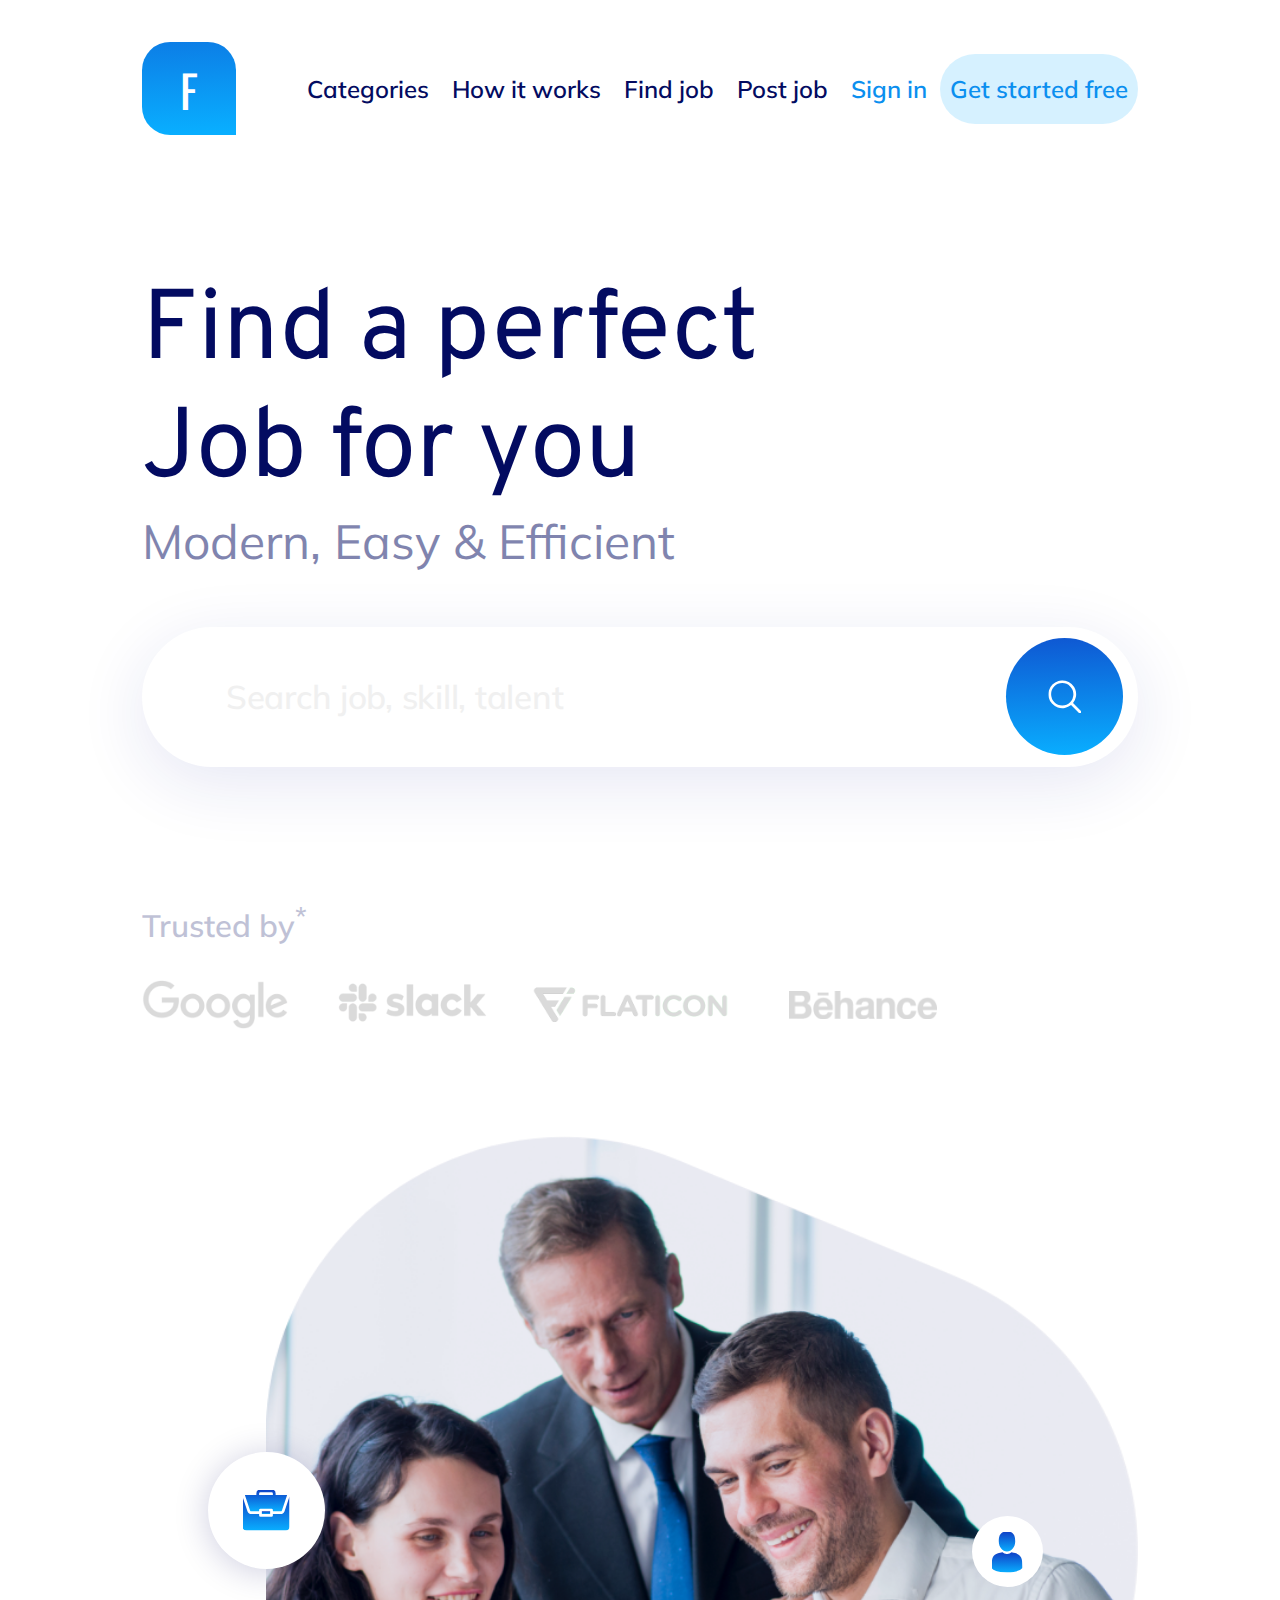
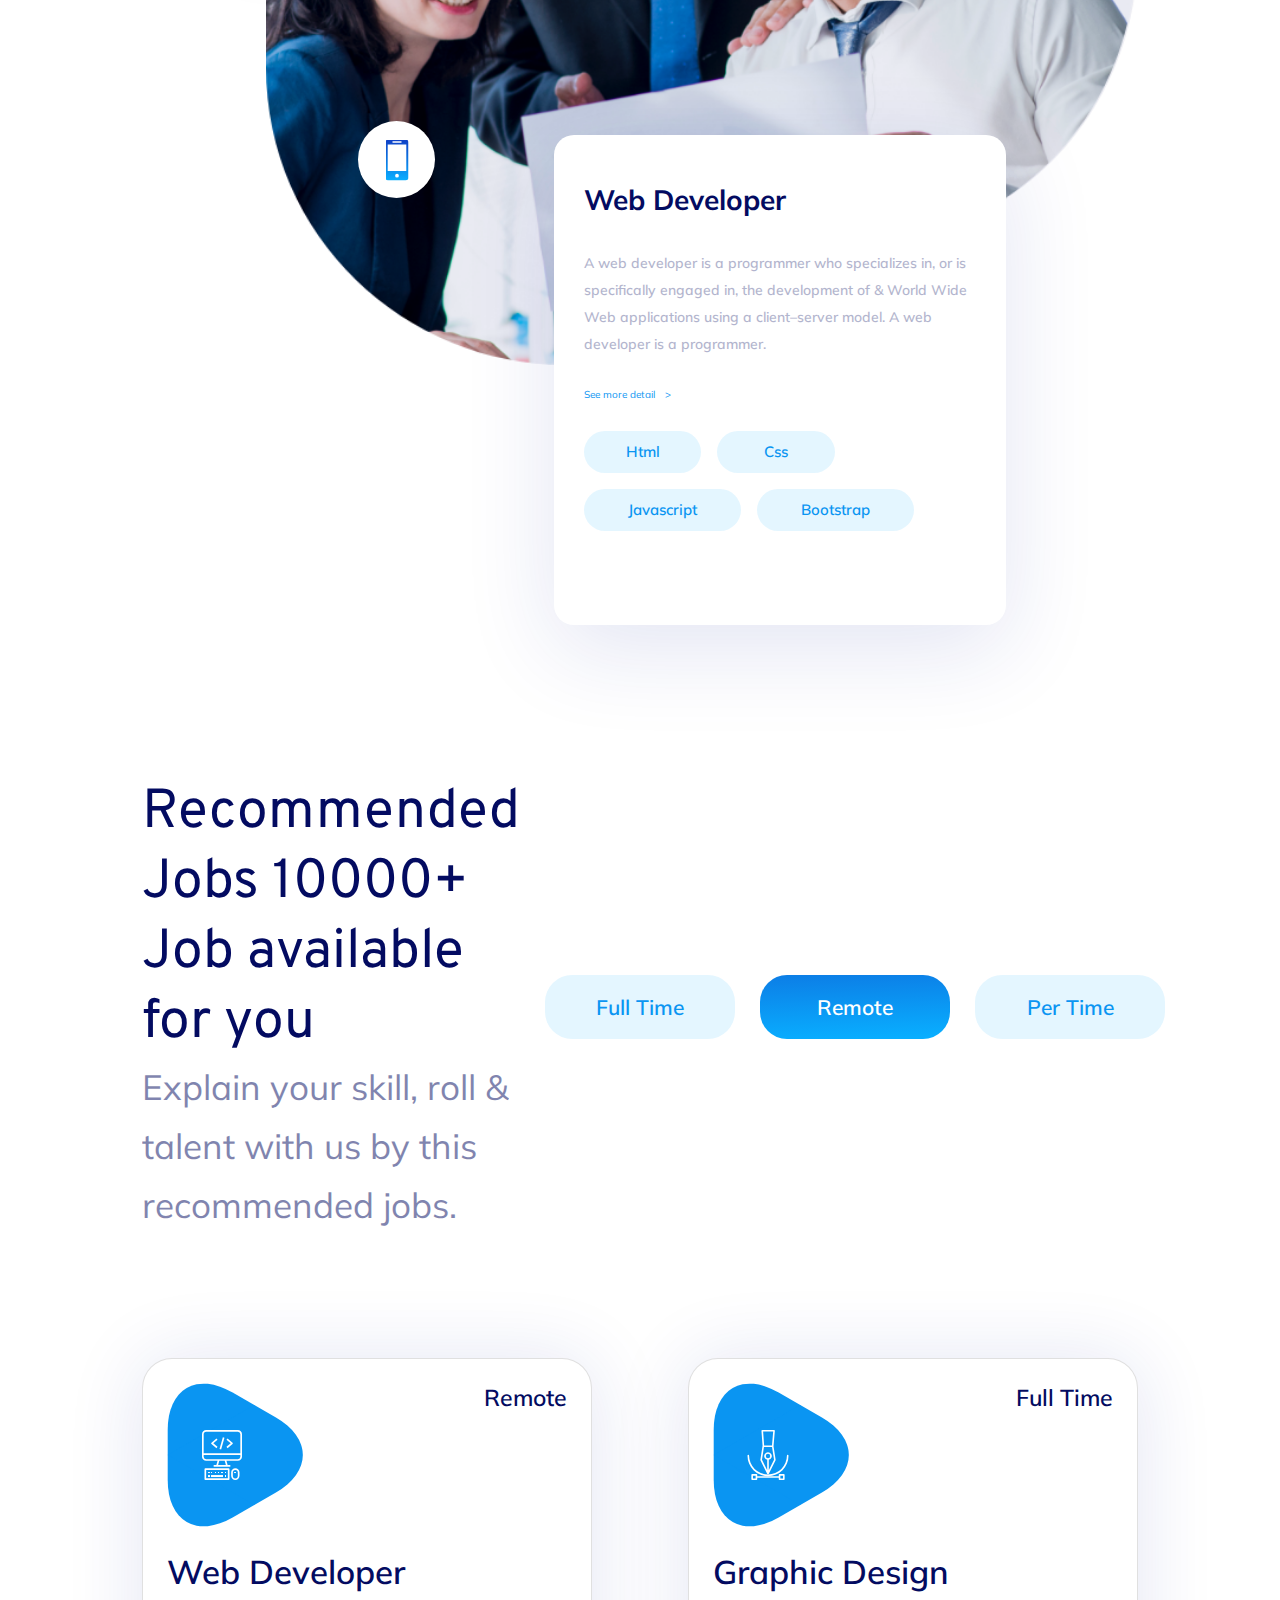
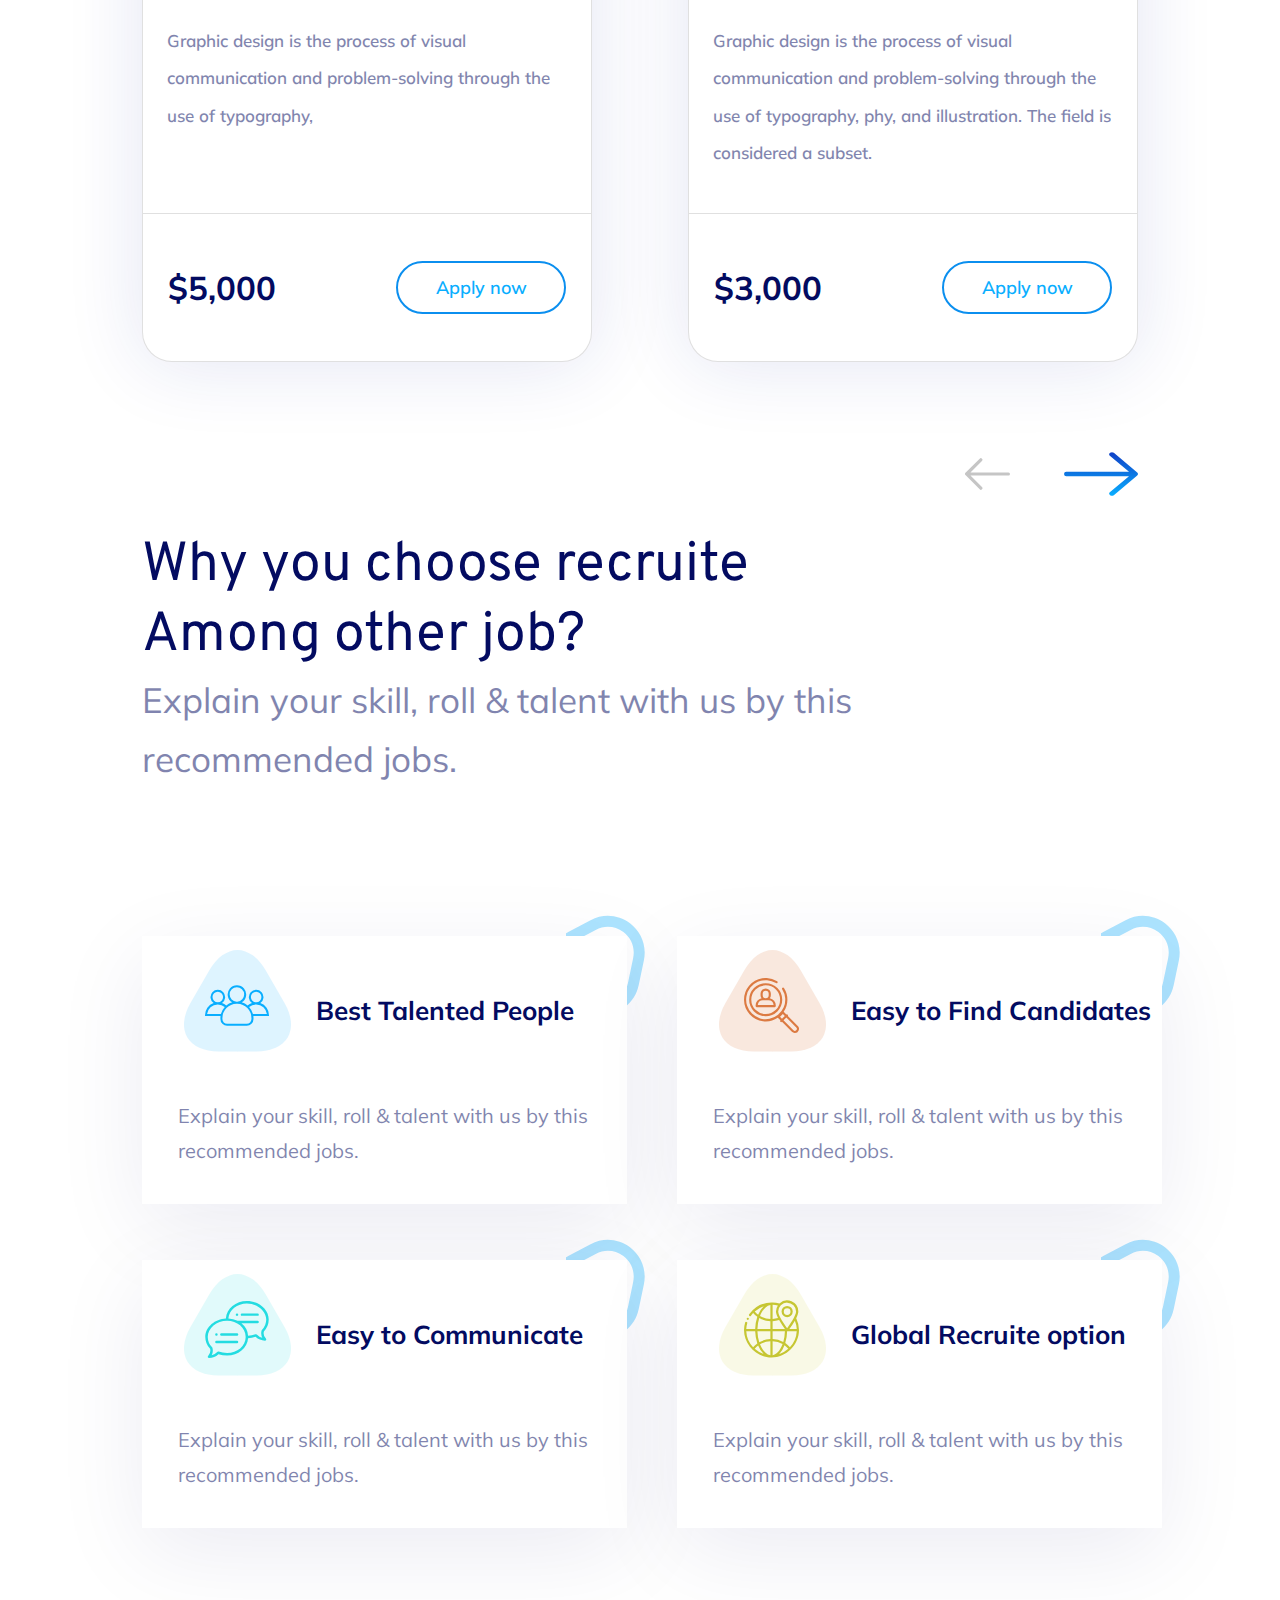
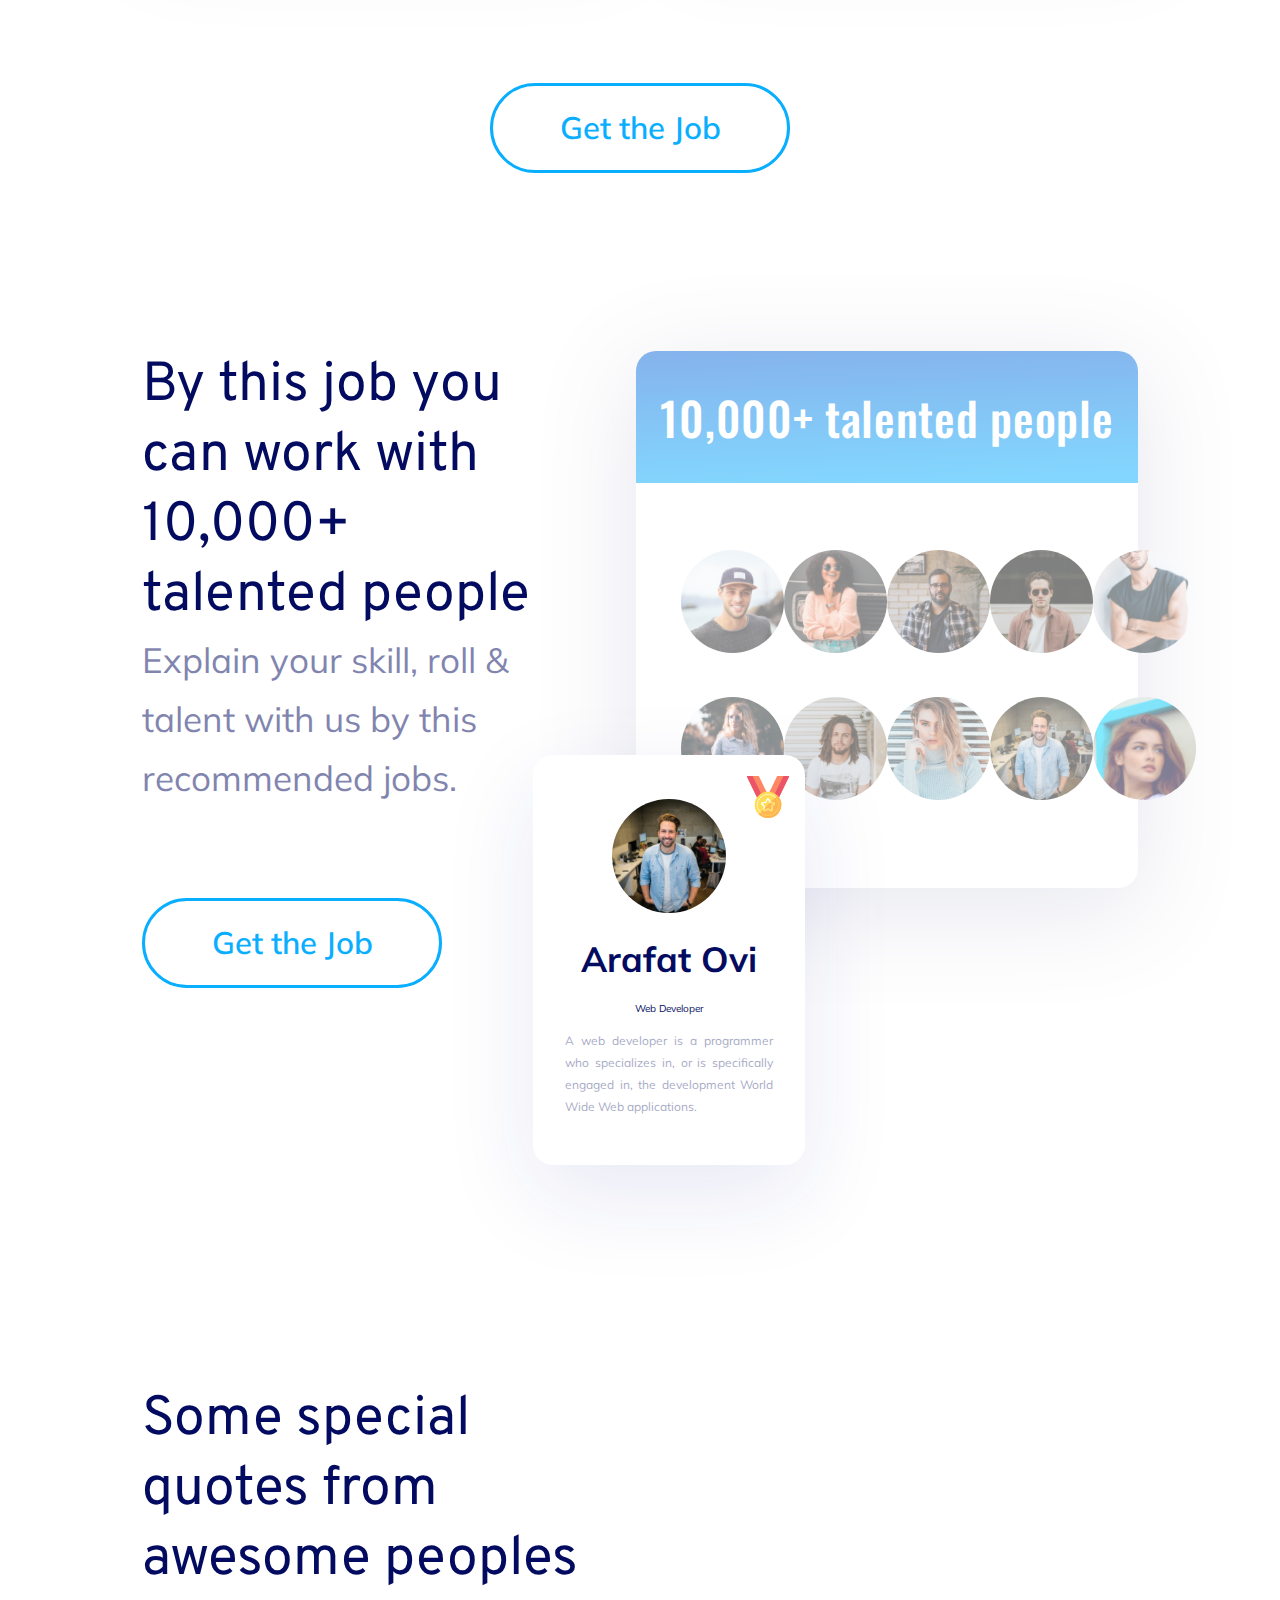
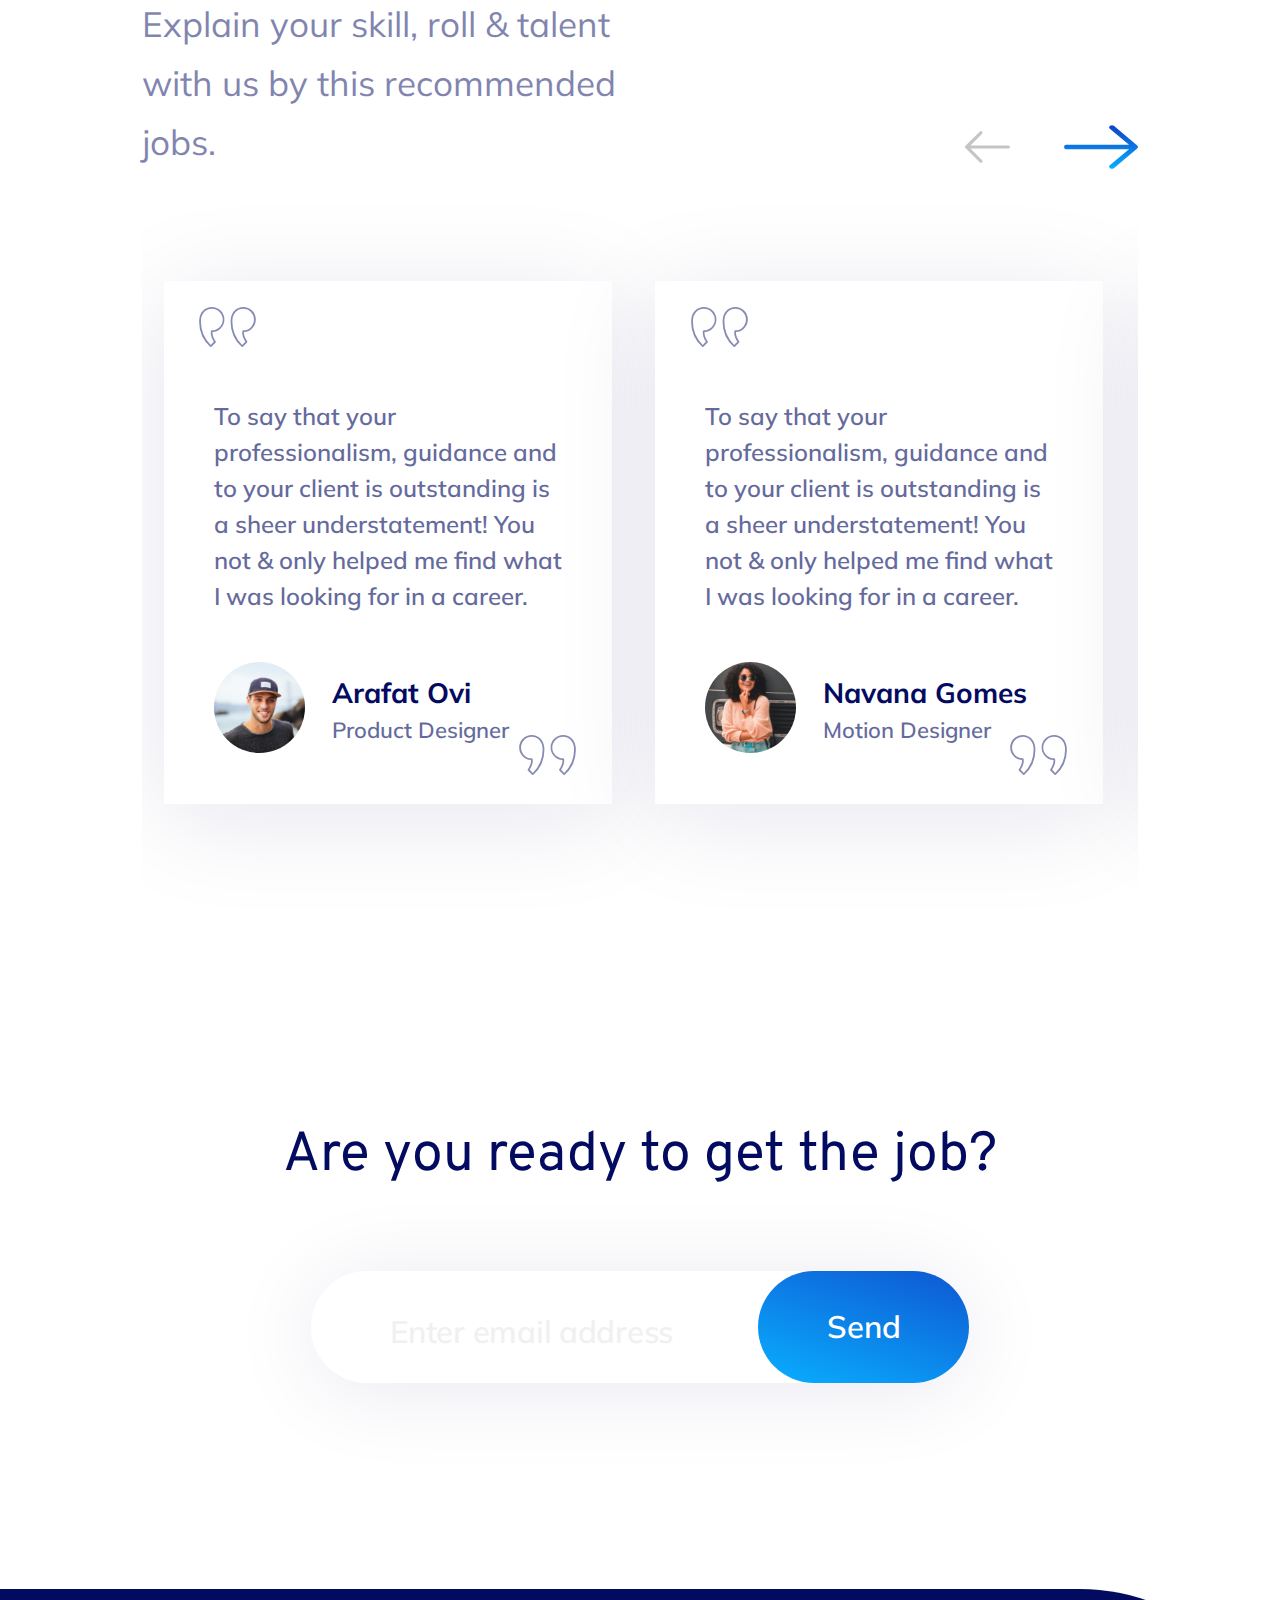
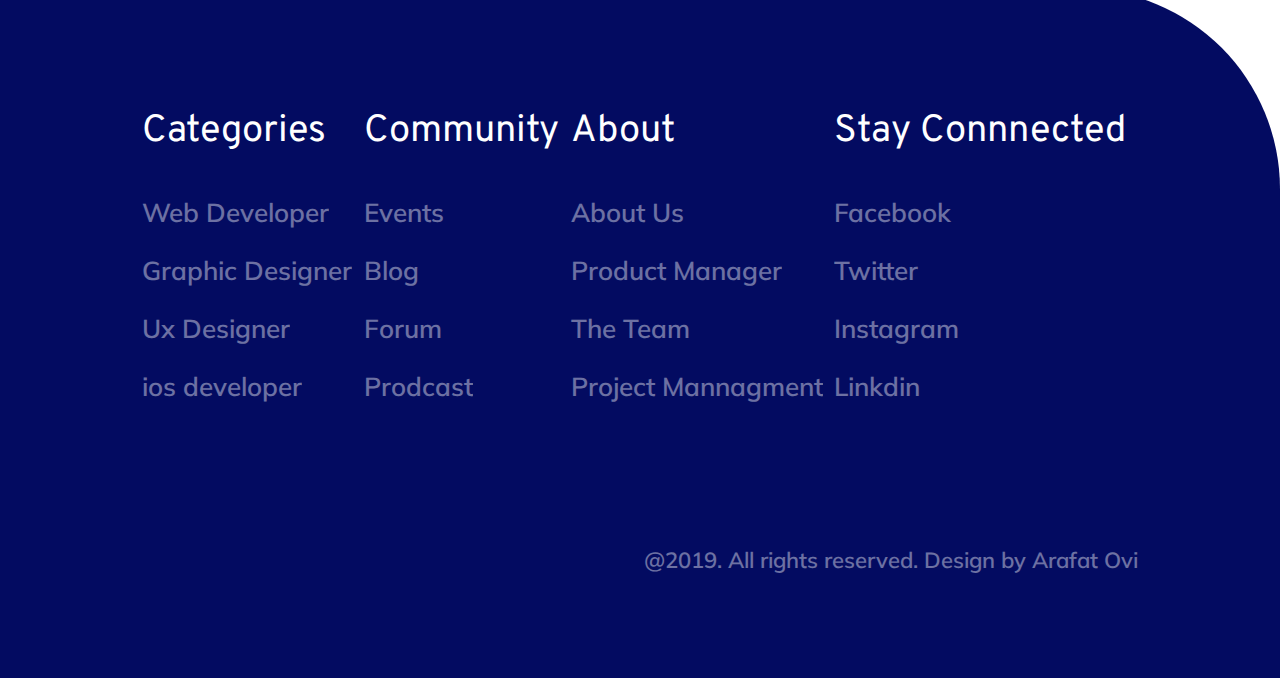
<file: css-tutorial/home.html>
<!DOCTYPE html>
<html lang="en">

<head>
    <meta name="viewport" content="width=device-width, initial-scale=1.0">
    <link rel="stylesheet" href="https://cdnjs.cloudflare.com/ajax/libs/font-awesome/5.11.2/css/all.min.css">
    <link rel="stylesheet" href="css/styles.css">
    <script src="js/script.js"></script>
</head>

<body>

    <div class="outer-wrapper">

        <!-- Top navigation -->
        <div class="flex-container top-nav-list">
            <div class="top-logo">
                <div class="rectangle-right-left conner-circle nav-item">
                    <a class="inside-color-background">F</a>
                </div>
            </div>
            <div class="topnav" id="myTopnav">
                <a class="icon" id="responsive-icon" onclick="setupNavigation()">
                    <i class="fa fa-bars"></i>
                </a>
                <a href="#categories">Categories</a>
                <a href="#how-it-work">How it works</a>
                <a href="#find-job">Find job</a>
                <a href="#post-job">Post job</a>
                <a href="#" class="active">Sign in</a>
                <a href="#" class="active custom-button light-background-button">Get started free</a>
            </div>
        </div>
        <!-- /* End navigation -->

        <!-- Find a perfect job section -->
        <div class="flex-container find-a-perfect-main">

            <div class="left">
                <div class="header main-header">Find a perfect</br> Job for you</div>

                <div class="header sub-header main-sub-header">Modern, Easy & Efficient</div>

                <div class="flex-container search-bar">
                    <input class="input-inside" type="text" placeholder="Search job, skill, talent">
                    <div class="circle-wrapper color-circle-wrapper search-button">
                        <img src="images/magnifying-glass.svg" alt="search" class="inner-icon" />
                    </div>
                </div>

                <div class="brand-wrapper">
                    <div class="trust">
                        Trusted by<sup>*</sup>
                    </div>

                    <div class="flex-container brand-list">
                        <div class="brand-logo-item" id="first-brand-logo"><img src="images/google/google.png" srcset="images/google/google@2x.png 2x,
                                        images/google/google@3x.png 3x" class="brand-logo"></div>
                        <div class="brand-logo-item" id="second-brand-logo"><img src="images/slack/slack.png" srcset="images/slack/slack@2x.png 2x,
                                            images/slack/slack@3x.png 3x" class="brand-logo"></div>
                        <div class="brand-logo-item" id="third-brand-logo"><img src="images/flaticon/flaticon.png"
                                srcset="images/flaticon/flaticon@2x.png 2x,
                                    images/flaticon/flaticon@3x.png 3x" class="brand-logo"></div>
                        <div class="brand-logo-item" id="forth-brand-logo"><img src="images/behance/behance.png" srcset="images/behance/behance@2x.png 2x,
                                                images/behance/behance@3x.png 3x" class="brand-logo"></div>
                    </div>
                </div>

            </div>

            <div class="right">

                <div class="top-right-image">
                    <img src="images/polygol.png" class="top-right-image-item">
                    <div class="circle-wrapper white-circle-wrapper suitcase-icon">
                        <img src="images/portfolio.svg" alt="portfolio" class="inner-icon portfolio" />
                    </div>
                    <div class="circle-wrapper white-circle-wrapper phone-icon">
                        <img src="images/phone.svg" alt="phone" class="inner-icon phone" />
                    </div>
                    <div class="circle-wrapper white-circle-wrapper man-user-icon">
                        <img src="images/man-user.svg" alt="man user" class="inner-icon man-user" />
                    </div>

                    <div class="web-developer">
                        <div class="header web-developer-title">Web Developer</div>
                        <div class="web-developer-description">A web developer is a programmer who specializes
                            in, or is specifically engaged in, the development of &
                            World Wide Web applications using a client–server
                            model. A web developer is a programmer.</div>
                        <div class=" flex-container web-developer-detail">See more detail<div id="more">></div>
                        </div>
                        <div class="language-tag-list">
                            <div class="flex-container">
                                <button class="custom-button light-background-button first-tags">Html</button>
                                <button class="custom-button light-background-button first-tags">Css</button>
                            </div>
                            <div class="flex-container">
                                <button class="custom-button light-background-button second-tags">Javascript</button>
                                <button class="custom-button light-background-button second-tags">Bootstrap</button>
                            </div>
                        </div>
                    </div>
                </div>

            </div>

        </div>

        <!-- /* End find a perfect job section -->

        <!-- Recommended jobs section -->
        <div class="recommended-jobs">
            <div class="flex-container recommended-jobs-top">

                <div class="left">
                    <div class="header secondary-header">Recommended Jobs 10000+ Job available for you
                    </div>
                    <div class="header sub-header secondary-sub-header">Explain your skill, roll & talent with us by
                        this
                        recommended jobs.</div>
                </div>

                <div class="flex-container right">
                    <button class="custom-button light-background-button">Full Time</button>
                    <button class="custom-button dark-background-button">Remote</button>
                    <button class="custom-button light-background-button">Per Time</button>
                </div>

            </div>

            <div class="recommended-jobs-carousel">

                <div class="flex-container carousel-container">

                    <div class="flex-container carousel-card first-job" id='first-job-carousel'>

                        <div class="carousel-top">
                            <div class="carousel-top-image">
                                <div class="triangle">
                                </div>
                                <img src="images/web-developer/web-developer.svg" alt="Web Developer"
                                    class="carousel-top-icon" id='first-job-carousel-image' />
                            </div>
                            <div class="carousel-top-right-title">Remote</div>
                        </div>

                        <div class="carousel-body">
                            <div class="carousel-header">Web Developer</div>
                            <div class="carousel-description">Graphic design is the process of visual communication and
                                problem-solving through the use of typography,
                            </div>
                        </div>

                        <div class="carousel-footer">
                            <div class="color-divider carousel-divider"></div>
                            <div class="flex-container carousel-bottom">
                                <div class="carousel-price">$5,000</div>
                                <div class="flex-container select-group">
                                    <div class="carousel-select-icon">
                                        <img src="images/tap.svg" alt="select" class="tap-icon" />
                                    </div>
                                    <div class="carousel-button">
                                        <button class="custom-button border-button">Apply now</button>
                                    </div>
                                </div>
                            </div>
                        </div>

                    </div>

                    <div class="flex-container carousel-card second-job" id='second-job-carousel'>

                        <div class="carousel-top">
                            <div class="carousel-top-image">
                                <div class="triangle">
                                </div>
                                <img src="images/graphic-design/graphic-design.svg" alt="Graphic Design"
                                    class="carousel-top-icon" id='second-job-carousel-image' />
                            </div>
                            <div class="carousel-top-right-title">Full Time</div>
                        </div>

                        <div class="carousel-body">
                            <div class="carousel-header">Graphic Design</div>
                            <div class="carousel-description">Graphic design is the process of visual communication and
                                problem-solving through the use of typography, phy, and illustration. The field is
                                considered a subset.</div>
                        </div>

                        <div class="carousel-footer">
                            <div class="color-divider carousel-divider"></div>
                            <div class="flex-container carousel-bottom">
                                <div class="carousel-price">$3,000</div>
                                <div class="flex-container select-group">
                                    <div class="carousel-select-icon">
                                        <img src="images/tap.svg" alt="select" class="tap-icon" />
                                    </div>
                                    <div class="carousel-button">
                                        <button class="custom-button border-button">Apply now</button>
                                    </div>
                                </div>
                            </div>
                        </div>

                    </div>

                    <div class="flex-container carousel-card third-job" id='third-job-carousel'>

                        <div class="carousel-top">
                            <div class="carousel-top-image">
                                <div class="triangle">
                                </div>
                                <img src="images/digital-marketing/digital-marketing.svg" alt="Digital Marketing"
                                    class="carousel-top-icon" id='third-job-carousel-image' />
                            </div>
                            <div class="carousel-top-right-title">Per Time</div>
                        </div>

                        <div class="carousel-body">
                            <div class="carousel-header">Digital Marketing</div>
                            <div class="carousel-description">Digital marketing is the process of visual communication
                                problem-solving through the use of typography, phy, and
                                illustration. The field is considered a subset.</div>
                        </div>

                        <div class="carousel-footer">
                            <div class="color-divider carousel-divider"></div>
                            <div class="flex-container carousel-bottom">
                                <div class="carousel-price">$2,500</div>
                                <div class="flex-container select-group">
                                    <div class="carousel-select-icon">
                                        <img src="images/tap.svg" alt="select" class="tap-icon" />
                                    </div>
                                    <div class="carousel-button">
                                        <button class="custom-button border-button">Apply now</button>
                                    </div>
                                </div>
                            </div>
                        </div>

                    </div>

                    <!-- Add one more for demonstrate -->

                    <div class="flex-container carousel-card forth-job" id='last-job-carousel'>

                        <div class="carousel-top">
                            <div class="carousel-top-image">
                                <div class="triangle">
                                </div>
                                <img src="images/web-developer/web-developer.svg" alt="web developer"
                                    class="carousel-top-icon" id='last-job-carousel-image' />
                            </div>
                            <div class="carousel-top-right-title">Full Time</div>
                        </div>

                        <div class="carousel-body">
                            <div class="carousel-header">Backend Developer</div>
                            <div class="carousel-description">A backend developer is a type of programmer who creates
                                the business logic of a software application or information system.</div>

                        </div>

                        <div class="carousel-footer">
                            <div class="color-divider carousel-divider"></div>
                            <div class="flex-container carousel-bottom">
                                <div class="carousel-price">$7,000</div>
                                <div class="flex-container select-group">
                                    <div class="carousel-select-icon">
                                        <img src="images/tap.svg" alt="select" class="tap-icon" />
                                    </div>
                                    <div class="carousel-button">
                                        <button class="custom-button border-button">Apply now</button>
                                    </div>
                                </div>
                            </div>
                        </div>

                    </div>
                </div>

                <div class="flex-container carousel-indicator">
                    <div class="carousel-indicator-item left-inactive" id='job-inactive-left-arrow'>
                        <img src="images/left-arrow.svg" alt="previous" class="inactive" />
                    </div>
                    <div class="carousel-indicator-item left-active" id='job-active-left-arrow'>
                        <img src="images/right-arrow.svg" alt="previous" class="active" />
                    </div>
                    <div class="carousel-indicator-item right-inactive" id='job-inactive-right-arrow'>
                        <img src="images/left-arrow.svg" alt="next" class="inactive" />
                    </div>
                    <div class="carousel-indicator-item right-active" id='job-active-right-arrow'>
                        <img src="images/right-arrow.svg" alt="next" class="active" />
                    </div>
                </div>
            </div>
        </div>

        <!-- /* End recommended jobs section -->

        <!-- Why you choose recruite section -->
        <div class="why-you-choose-recruite">

            <div class="header secondary-header">
                Why you choose recruite</br>
                Among other job?
            </div>

            <div class="header sub-header secondary-sub-header">
                Explain your skill, roll & talent with us by this</br>
                recommended jobs.
            </div>

            <div class="grid-container aspect-list">
                <div class="aspect-item first-aspect">
                    <div class="outside-icon">
                        <img src="images/border-polygon.svg" alt="next" class="" />
                    </div>

                    <div class="flex-container aspect-header">
                        <div class="grid-triangle-wrapper">
                            <div class="triangle"></div>
                            <img src="images/people.svg" alt="next" class="triangle-icon" />
                        </div>
                        <div class="aspect-title">
                            Best Talented People
                        </div>
                    </div>

                    <div class="aspect-description">
                        Explain your skill, roll & talent with us by this
                        recommended jobs.
                    </div>
                </div>
                <div class="aspect-item second-aspect">
                    <div class="outside-icon">
                        <img src="images/border-polygon.svg" alt="next" class="" />
                    </div>

                    <div class="flex-container aspect-header">
                        <div class="grid-triangle-wrapper">
                            <div class="triangle"></div>
                            <img src="images/candidate.svg" alt="next" class="triangle-icon" />
                        </div>
                        <div class="aspect-title">
                            Easy to Find Candidates
                        </div>
                    </div>

                    <div class="aspect-description">
                        Explain your skill, roll & talent with us by this
                        recommended jobs.
                    </div>
                </div>
                <div class="aspect-item third-aspect">
                    <div class="outside-icon">
                        <img src="images/border-polygon.svg" alt="next" class="" />
                    </div>

                    <div class="flex-container aspect-header">
                        <div class="grid-triangle-wrapper">
                            <div class="triangle"></div>
                            <img src="images/communicate.svg" alt="next" class="triangle-icon" />
                        </div>
                        <div class="aspect-title">
                            Easy to Communicate
                        </div>
                    </div>

                    <div class="aspect-description">
                        Explain your skill, roll & talent with us by this
                        recommended jobs.
                    </div>
                </div>
                <div class="aspect-item forth-aspect">
                    <div class="outside-icon">
                        <img src="images/border-polygon.svg" alt="next" class="" />
                    </div>

                    <div class="flex-container aspect-header">
                        <div class="grid-triangle-wrapper">
                            <div class="triangle"></div>
                            <img src="images/option.svg" alt="next" class="triangle-icon" />
                        </div>
                        <div class="aspect-title">
                            Global Recruite option
                        </div>
                    </div>

                    <div class="aspect-description">
                        Explain your skill, roll & talent with us by this
                        recommended jobs.
                    </div>
                </div>
            </div>

            <div class="aspect-button">
                <button class="custom-button border-button big-border-button">Get the Job</button>
            </div>

        </div>

        <!--/* End why you choose recruite section -->

        <!-- Work with talented people section -->
        <div class="flex-container work-with-talented-people">

            <div class="left">
                <div class="header secondary-header">
                    By this job you can work
                    with 10,000+ talented people
                </div>

                <div class="header sub-header secondary-sub-header">
                    Explain your skill, roll & talent with us by this
                    recommended jobs.
                </div>

                <div class="work-talented-button">
                    <button class="custom-button big-border-button">Get the Job</button>
                </div>

            </div>

            <div class="right">

                <div class="blur-profile-list">

                    <div class="color-header">
                        <div class="header-title">10,000+ talented people</div>
                    </div>
                    <div class="grid-container profile-image-list">
                        <div class="profile-image-item profile-01">
                            <img src="images/profile-image-1/Image-1.jpg" srcset="images/profile-image-1/image-1@2x.jpg 2x,
                            images/profile-image-1/image-1@3x.jpg 3x" class="Image-1">
                        </div>
                        <div class="profile-image-item profile-02">
                            <img src="images/profile-image-2/Image-2.jpg" srcset="images/profile-image-2/image-2@2x.jpg 2x,
                            images/profile-image-2/image-2@3x.jpg 3x" class="Image-2">
                        </div>
                        <div class="profile-image-item profile-03">
                            <img src="images/profile-image-3/Image-3.jpg" srcset="images/profile-image-3/image-3@2x.jpg 2x,
                            images/profile-image-3/image-3@3x.jpg 3x" class="Image-3">
                        </div>
                        <div class="profile-image-item profile-04">
                            <img src="images/profile-image-4/Image-4.jpg" srcset="images/profile-image-4/image-4@2x.jpg 2x,
                            images/profile-image-4/image-4@3x.jpg 3x" class="Image-4">
                        </div>
                        <div class="profile-image-item profile-05">
                            <img src="images/profile-image-5/Image-5.jpg" srcset="images/profile-image-5/image-5@2x.jpg 2x,
                            images/profile-image-5/image-5@3x.jpg 3x" class="Image-5">
                        </div>
                        <div class="profile-image-item profile-06">
                            <img src="images/profile-image-6/Image-6.jpg" srcset="images/profile-image-6/image-6@2x.jpg 2x,
                            images/profile-image-6/image-6@3x.jpg 3x" class="Image-6">
                        </div>
                        <div class="profile-image-item profile-07">
                            <img src="images/profile-image-7/Image-7.jpg" srcset="images/profile-image-7/image-7@2x.jpg 2x,
                            images/profile-image-7/image-7@3x.jpg 3x" class="Image-7">
                        </div>
                        <div class="profile-image-item profile-08">
                            <img src="images/profile-image-8/Image-8.jpg" srcset="images/profile-image-8/image-8@2x.jpg 2x,
                            images/profile-image-8/image-8@3x.jpg 3x" class="Image-8">
                        </div>
                        <div class="profile-image-item profile-09">
                            <img src="images/profile-image-9/Image-9.jpg" srcset="images/profile-image-9/image-9@2x.jpg 2x,
                            images/profile-image-9/image-9@3x.jpg 3x" class="Image-9">
                        </div>
                        <div class="profile-image-item profile-10">
                            <img src="images/profile-image-10/Image-10.jpg" srcset="images/profile-image-10/image-10@2x.jpg 2x,
                            images/profile-image-10/image-10@3x.jpg 3x" class="Image-10">
                        </div>
                    </div>
                </div>
                <div class="single-profile">
                    <div class="medal">
                        <img src="images/medal.svg" alt="next" class="" />
                    </div>
                    <div class="flex-container single-profile-detail">
                        <div class="profile-image">
                            <img src="images/profile-image-9/Image-9.jpg" srcset="images/profile-image-9/image-9@2x.jpg 2x,
                            images/profile-image-9/image-9@3x.jpg 3x" class="Image-9">
                        </div>
                        <div class="profile-name">
                            Arafat Ovi
                        </div>
                        <div class="profile-job-title">
                            Web Developer
                        </div>
                        <div class="profile-description">
                            A web developer is a programmer who specializes
                            in, or is specifically engaged in, the development
                            World Wide Web applications.
                        </div>
                    </div>

                </div>

                <div class="clear-float"></div>

            </div>

        </div>

        <!-- /* End work with talented people section -->

        <!-- Some special quotes section -->
        <div class="some-special-quotes">
            <div class="flex-container top-quote">
                <div class="left">
                    <div class="header secondary-header">
                        Some special quotes
                        from awesome peoples
                    </div>

                    <div class="header sub-header secondary-sub-header">
                        Explain your skill, roll & talent with us by this
                        recommended jobs.
                    </div>
                </div>
                <div class="right">
                    <div class="flex-container carousel-indicator">
                        <div class="carousel-indicator-item left-inactive" id='quote-inactive-left-arrow'>
                            <img src="images/left-arrow.svg" alt="previous" class="inactive" />
                        </div>
                        <div class="carousel-indicator-item left-active" id='quote-active-left-arrow'>
                            <img src="images/right-arrow.svg" alt="previous" class="active" />
                        </div>
                        <div class="carousel-indicator-item right-inactive" id='quote-inactive-right-arrow'>
                            <img src="images/left-arrow.svg" alt="next" class="inactive" />
                        </div>
                        <div class="carousel-indicator-item right-active" id='quote-active-right-arrow'>
                            <img src="images/right-arrow.svg" alt="next" class="active" />
                        </div>
                    </div>
                </div>
            </div>

            <div class="flex-container quotes-carousel">

                <div class="quote-carousel-item quote-item-first">
                    <div class="top-quote-mark">
                        <img src="images/quotemarks-left.svg" alt="next" class="quote-mark" />
                    </div>
                    <div class="quote-content">
                        To say that your professionalism, guidance and to your
                        client is outstanding is a sheer understatement! You not &
                        only helped me find what I was looking for in a career.
                    </div>
                    <div class="flex-container quote-owner">
                        <div class="left">
                            <div class="quote-owner-image">
                                <img src="images/profile-image-1/Image-1.jpg" srcset="images/profile-image-1/image-1@2x.jpg 2x,
                                    images/profile-image-1/image-1@3x.jpg 3x" class="rounded-image Image-1">
                            </div>
                        </div>
                        <div class="right">
                            <div class="quote-owner-name">
                                Arafat Ovi
                            </div>
                            <div class="quote-owner-job-title">
                                Product Designer
                            </div>
                        </div>
                    </div>
                    <div class="bottom-quote-mark">
                        <img src="images/quotemarks-right.svg" alt="next" class="quote-mark" />
                    </div>
                </div>

                <div class="quote-carousel-item quote-item-second">
                    <div class="top-quote-mark">
                        <img src="images/quotemarks-left.svg" alt="next" class="quote-mark" />
                    </div>
                    <div class="quote-content">
                        To say that your professionalism, guidance and to your
                        client is outstanding is a sheer understatement! You not &
                        only helped me find what I was looking for in a career.
                    </div>
                    <div class="flex-container quote-owner">
                        <div class="left">
                            <div class="quote-owner-image">
                                <img src="images/profile-image-2/Image-2.jpg" srcset="images/profile-image-2/image-2@2x.jpg 2x,
                                    images/profile-image-2/image-2@3x.jpg 3x" class="rounded-image Image-2">
                            </div>
                        </div>
                        <div class="right">
                            <div class="quote-owner-name">
                                Navana Gomes
                            </div>
                            <div class="quote-owner-job-title">
                                Motion Designer
                            </div>
                        </div>
                    </div>
                    <div class="bottom-quote-mark">
                        <img src="images/quotemarks-right.svg" alt="next" class="quote-mark" />
                    </div>
                </div>

                <div class="quote-carousel-item quote-item-third">
                    <div class="top-quote-mark">
                        <img src="images/quotemarks-left.svg" alt="next" class="quote-mark" />
                    </div>
                    <div class="quote-content">
                        To say that your professionalism, guidance and to your
                        client is outstanding is a sheer understatement! You not &
                        only helped me find what I was looking for in a career.
                    </div>
                    <div class="flex-container quote-owner">
                        <div class="left">
                            <div class="quote-owner-image">
                                <img src="images/profile-image-3/Image-3.jpg" srcset="images/profile-image-3/image-3@2x.jpg 2x,
                                    images/profile-image-3/image-3@3x.jpg 3x" class="rounded-image Image-3">
                            </div>
                        </div>
                        <div class="right">
                            <div class="quote-owner-name">
                                Jack Huston
                            </div>
                            <div class="quote-owner-job-title">
                                Web Designer
                            </div>
                        </div>
                    </div>
                    <div class="bottom-quote-mark">
                        <img src="images/quotemarks-right.svg" alt="next" class="quote-mark" />
                    </div>
                </div>

                <div class="quote-carousel-item quote-item-forth">
                    <div class="top-quote-mark">
                        <img src="images/quotemarks-left.svg" alt="next" class="quote-mark" />
                    </div>
                    <div class="quote-content">
                        To say that your professionalism, guidance and to your
                        client is outstanding is a sheer understatement! You not &
                        only helped me find what I was looking for in a career.
                    </div>
                    <div class="flex-container quote-owner">
                        <div class="left">
                            <div class="quote-owner-image">
                                <img src="images/profile-image-4/Image-4.jpg" srcset="images/profile-image-4/image-4@2x.jpg 2x,
                                    images/profile-image-4/image-4@3x.jpg 3x" class="rounded-image Image-4">
                            </div>
                        </div>
                        <div class="right">
                            <div class="quote-owner-name">
                                Keith Kennedy
                            </div>
                            <div class="quote-owner-job-title">
                                Android Designer
                            </div>
                        </div>
                    </div>
                    <div class="bottom-quote-mark">
                        <img src="images/quotemarks-right.svg" alt="next" class="quote-mark" />
                    </div>
                </div>
            </div>
        </div>

        <!-- /* End some special quotes section -->

        <!-- Are you ready section -->

        <div class="flex-container are-you-ready">
            <div class="header secondary-header">
                Are you ready to get the job?
            </div>

            <div class="flex-container send-bar">
                <div>
                    <input class="input-inside" type="text" placeholder="Enter email address">
                </div>
                <div class="rounded-conner-wrapper">
                    <div class="text-button">Send</div>
                </div>
            </div>

        </div>

        <!-- /* End are you ready section -->

    </div>

    <!-- Footer section -->

    <div class="footer">

        <div class="outer-wrapper">
            <div class="grid-container list-categories">
                <div class="header-categories categories-01">Categories</div>
                <div class="header-categories categories-02">Community</div>
                <div class="header-categories categories-03">About</div>
                <div class="header-categories categories-04">Stay Connnected</div>
                <div class="sub-categories categories-05">Web Developer</div>
                <div class="sub-categories categories-06">Events</div>
                <div class="sub-categories categories-07">About Us</div>
                <div class="sub-categories categories-08">Facebook</div>
                <div class="sub-categories categories-09">Graphic Designer</div>
                <div class="sub-categories categories-10">Blog</div>
                <div class="sub-categories categories-11">Product Manager</div>
                <div class="sub-categories categories-12">Twitter</div>
                <div class="sub-categories categories-13">Ux Designer</div>
                <div class="sub-categories categories-14">Forum</div>
                <div class="sub-categories categories-15">The Team</div>
                <div class="sub-categories categories-16">Instagram</div>
                <div class="sub-categories categories-17">ios developer</div>
                <div class="sub-categories categories-18">Prodcast</div>
                <div class="sub-categories categories-19">Project Mannagment</div>
                <div class="sub-categories categories-20">Linkdin</div>
            </div>

            <div class="wrapper-credit">
                <div class="credit">
                    @2019. All rights reserved. Design by Arafat Ovi
                </div>
            </div>
        </div>

    </div>

    <!-- /* End footer section -->


</body>

</html>
</file>
<file: css-tutorial/css/styles.css>
@import url(https://fonts.googleapis.com/css?family=Overpass&display=swap);
@import url(https://fonts.googleapis.com/css?family=Muli:400,600,700&display=swap);
@import url(https://fonts.googleapis.com/css?family=Oswald:400,500&display=swap);
* {
  padding: 0;
  margin: 0;
}

html {
  font-size: 10px;
}
@media (max-width: 768px) {
  html {
    font-size: 7px;
  }
}
@media (max-width: 576px) {
  html {
    font-size: 5px;
  }
}

body {
  font-family: "Muli", sans-serif;
  color: #030b61;
}

.outer-wrapper {
  max-width: 1636px;
  margin: 4.2rem auto 0 auto;
  padding: 0 14.2rem;
}
@media (max-width: 768px) {
  .outer-wrapper {
    padding: 0 10rem;
  }
}
@media (max-width: 576px) {
  .outer-wrapper {
    padding: 0 5rem;
  }
}

.flex-container {
  display: flex;
}

.grid-container {
  display: grid;
}

.clear-float:after {
  content: "";
  clear: both;
  display: block;
}

.custom-button {
  text-align: center;
  text-decoration: none;
  font-size: 1.5rem;
  font-family: "Muli", sans-serif;
  font-weight: 600;
  border-radius: 2.7rem;
  cursor: pointer;
}

.light-background-button {
  color: #0a95f2;
  background-color: rgba(9, 174, 255, 0.11);
  border: none;
}

.dark-background-button {
  color: white;
  background: linear-gradient(178deg, #1040c6 -122%, #09aeff 96%);
  border: none;
}

.border-button {
  border: solid 0.2rem #0b8fef;
}

.big-border-button {
  width: 30rem;
  height: 9rem;
  border-radius: 4.6rem;
  border: solid 0.3rem #09aeff;
  background-color: #ffffff;
  padding: 0;
  font-size: 3.1rem;
  font-weight: 600;
  line-height: 1.81;
  color: #09aeff;
}

.circle-wrapper {
  width: 11.7rem;
  height: 11.7rem;
  border-radius: 6.6rem;
  top: calc(50% - 5.85rem);
  right: 1.5rem;
}

.inner-icon {
  width: 3.33rem;
  height: 3.33rem;
  object-fit: contain;
  position: relative;
  float: left;
  top: 50%;
  left: 50%;
  transform: translate(-50%, -50%);
}

.white-circle-wrapper {
  background-color: white;
}

.color-circle-wrapper {
  background-image: linear-gradient(178deg, #1040c6 -26%, #09aeff 99%);
}

.top-nav-list {
  justify-content: space-between;
  align-items: center;
}
@media screen and (max-width: 768px) {
  .top-nav-list {
    align-items: flex-start;
  }
}

.rectangle-right-left {
  width: 9.4rem;
  height: 9.3rem;
  background-image: linear-gradient(178deg, #1040c6 -122%, #09aeff 96%);
  font-family: "Oswald", sans-serif;
}
.rectangle-right-left.conner-circle {
  border-radius: 30% 30% 0% 30%;
}
.rectangle-right-left .inside-color-background {
  position: relative;
  float: left;
  top: 50%;
  left: 50%;
  transform: translate(-50%, -50%);
  font-size: 4.5rem;
  color: white;
}

.topnav {
  /* Hide the link that should open and close the topnav on small screens */
}
.topnav .icon {
  display: none;
}
@media screen and (max-width: 768px) {
  .topnav .icon {
    display: block;
  }
}
.topnav a {
  color: #030b61;
  padding: 2.4rem 2rem;
  text-decoration: none;
  font-size: 2.4rem;
  font-family: "Muli", sans-serif;
  font-weight: 600;
}
.topnav a.active {
  color: #0b8fef;
}
.topnav a.active.custom-button {
  width: 27.4rem;
  border-radius: 4.4rem;
  background-color: rgba(9, 174, 255, 0.17);
}
@media (max-width: 1280px) {
  .topnav a.active.custom-button {
    width: 20.55rem;
  }
}
@media (max-width: 1280px) {
  .topnav a {
    padding: 2rem 1rem;
  }
}
@media (max-width: 768px) {
  .topnav a {
    display: none;
  }
}
.topnav.responsive {
  display: flex;
  flex-direction: column;
  justify-content: flex-end;
}
.topnav.responsive a {
  display: block;
}
.topnav.responsive a.icon {
  align-self: flex-end;
}

.triangle {
  position: relative;
  background-color: orange;
  text-align: left;
}

.triangle:before,
.triangle:after {
  content: "";
  position: absolute;
  background-color: inherit;
}

.triangle,
.triangle:before,
.triangle:after {
  width: 10em;
  height: 10em;
  border-top-right-radius: 75%;
}

.triangle {
  transform: rotate(-90deg) skewX(-30deg) scale(1, 0.866);
}

.triangle:before {
  transform: rotate(-135deg) skewX(-45deg) scale(1.414, 0.707) translate(0, -50%);
}

.triangle:after {
  transform: rotate(135deg) skewY(-45deg) scale(0.707, 1.414) translate(50%);
}

.color-divider {
  height: 1px;
  background-color: rgba(112, 112, 112, 0.22);
}

.white-divider {
  height: 1px;
  background-color: white;
}

.carousel-indicator {
  justify-content: flex-end;
  align-items: center;
  margin-top: 9rem;
}

.carousel-indicator-item {
  margin-left: 5.4rem;
}

.active {
  width: 7.4rem;
  height: 4.4rem;
}

.inactive {
  width: 4.5rem;
  height: 3.2rem;
}

.left-active,
.right-inactive {
  transform: rotate(180deg);
}

.left-active,
.right-inactive {
  display: none;
}

.rounded-image {
  width: 11.4rem;
  height: 11.4rem;
  object-fit: cover;
  border-radius: 50%;
}

.footer {
  margin-top: 20.6rem;
  border-top-right-radius: 20rem;
  background-color: #030b61;
}

.list-categories {
  margin-top: 11.6rem;
  grid-template-columns: auto auto auto auto;
  grid-template-rows: auto auto auto auto;
  justify-items: stretch;
}
.list-categories .header-categories {
  font-family: "Overpass", sans-serif;
  font-size: 3.8rem;
  font-weight: normal;
  color: #ffffff;
  margin: 11.8rem 0 4rem 0;
}
@media (max-width: 576px) {
  .list-categories .header-categories {
    margin: 4rem 0;
  }
}
.list-categories .sub-categories {
  opacity: 0.42;
  font-size: 2.6rem;
  font-weight: 600;
  color: #ffffff;
  margin-bottom: 2.5rem;
}
@media (max-width: 576px) {
  .list-categories .sub-categories {
    display: none;
  }
}
@media (max-width: 576px) {
  .list-categories {
    grid-template-columns: auto;
    justify-items: center;
    padding-top: 4rem;
  }
}

.wrapper-credit {
  position: relative;
  background-color: #030b61;
  overflow: hidden;
}
.wrapper-credit .credit {
  float: right;
  opacity: 0.42;
  font-size: 2.2rem;
  font-weight: 600;
  line-height: 3.91;
  padding: 8.9rem 0 7.5rem 0;
  color: #ffffff;
}

.find-a-perfect-main {
  margin: 4rem 0 0 0;
}
@media (max-width: 1440px) {
  .find-a-perfect-main {
    flex-direction: column;
  }
}
.find-a-perfect-main .left {
  flex: 50%;
}
@media (max-width: 1440px) {
  .find-a-perfect-main .left {
    flex: 0;
  }
}
.find-a-perfect-main .right {
  flex: 50%;
}
@media (max-width: 1440px) {
  .find-a-perfect-main .right {
    flex: 0;
    padding-bottom: 26rem;
  }
}
.find-a-perfect-main .right:after {
  clear: both;
}

.header {
  font-family: "Overpass", sans-serif;
}

.main-header {
  font-size: 9.9rem;
  margin-top: 10rem;
  line-height: 1.19;
}

.sub-header {
  font-family: "Muli", sans-serif;
  opacity: 0.5;
}

.main-sub-header {
  font-size: 4.8rem;
}

.search-bar {
  width: 100%;
  height: 14rem;
  margin-top: 5.6rem;
  box-shadow: 0 16px 68px 0 rgba(27, 40, 155, 0.11);
  border-radius: 7rem;
  justify-content: space-between;
}

.input-inside {
  color: #030b61;
  opacity: 0.5;
  border: none;
  font-family: "Muli", sans-serif;
  font-size: 3.3rem;
  font-weight: 600;
  position: relative;
  float: left;
  letter-spacing: -0.26px;
  transform: translate(20%, calc(50% - 7rem));
}

input::placeholder {
  opacity: 0.2;
}

input[type=text] {
  background: rgba(0, 0, 0, 0);
  border: none;
  outline: none;
}

.search-button {
  position: relative;
  float: right;
}

.brand-wrapper {
  position: relative;
  margin-top: 11rem;
}

.trust {
  opacity: 0.25;
  font-size: 3.1rem;
  font-weight: 600;
  line-height: 2.03;
  position: absolute;
  top: 5%;
}

.brand-list {
  align-items: center;
}

.brand-logo {
  width: 100%;
}

#first-brand-logo {
  padding-right: 4rem;
}

#third-brand-logo {
  padding-right: 3rem;
}

.top-right-image {
  position: relative;
  margin-left: 12.4rem;
}
@media (max-width: 768px) {
  .top-right-image {
    margin-left: 5.85rem;
  }
}

.top-right-image-item {
  width: 100%;
}

.suitcase-icon {
  position: absolute;
  top: calc(45% - 5.85rem);
  left: -5.85rem;
  box-shadow: 0 3px 35px 0 rgba(3, 11, 97, 0.2);
}

.portfolio {
  width: 4.7rem;
  height: 4.1rem;
}

.phone-icon {
  width: 7.7rem;
  height: 7.7rem;
  position: absolute;
  top: calc(75% - 3.85rem);
  left: calc(15% - 3.85rem);
}

.phone {
  width: 4.7rem;
  height: 4.1rem;
}

.man-user-icon {
  width: 7.1rem;
  height: 7.1rem;
  position: absolute;
  top: calc(50% - 3.55rem);
  left: calc(85% - 3.55rem);
}

.man-user {
  width: 4.7rem;
  height: 4.1rem;
}

.web-developer {
  width: 45%;
  height: 43rem;
  padding: 30px;
  border-radius: 20px;
  box-shadow: 0 24px 93px 0 rgba(27, 40, 155, 0.12);
  background-color: #ffffff;
  position: absolute;
  top: calc(72%);
  left: calc(33%);
}

.web-developer-title {
  margin-top: 1.7rem;
  font-family: "Muli", sans-serif;
  font-size: 2.8rem;
  font-weight: 700;
}

.web-developer-description {
  margin-top: 3.3rem;
  font-size: 1.4rem;
  font-family: "Muli", sans-serif;
  font-weight: 600;
  line-height: 1.93;
  opacity: 0.3;
}

.web-developer-detail {
  margin-top: 3rem;
  color: #0a95f2;
}

#more {
  margin-left: 1rem;
}

.language-tag-list {
  margin-top: 1.4rem;
}

.language-tag-list > .flex-container > button {
  margin-right: 1.6rem;
  margin-top: 1.6rem;
  height: 4.2rem;
  border-radius: 4.4rem;
  font-size: 1.5rem;
  font-weight: 600;
  padding: 0;
}

.first-tags {
  width: 30%;
}

.second-tags {
  width: 40%;
}

.clear-fix {
  clear: both;
}

.recommended-jobs {
  margin-top: 15rem;
}

.secondary-header {
  font-size: 5.5rem;
}

.secondary-sub-header {
  font-size: 3.5rem;
  line-height: 1.69;
}

.recommended-jobs-top .left {
  flex: 50%;
}
.recommended-jobs-top .right {
  flex: 50%;
  justify-content: flex-end;
  align-items: center;
}
.recommended-jobs-top .right .custom-button {
  margin-left: 2.5rem;
  width: 19rem;
  height: 6.4rem;
  font-size: 2.1rem;
  font-weight: 600;
  padding: 0;
}
@media (max-width: 768px) {
  .recommended-jobs-top .right .custom-button {
    margin-top: 11rem;
  }
}
@media (max-width: 768px) {
  .recommended-jobs-top .right {
    justify-content: center;
    align-items: center;
  }
}
@media (max-width: 768px) {
  .recommended-jobs-top {
    flex-direction: column;
  }
}

.carousel-container {
  margin-top: 12.3rem;
  justify-content: space-between;
}
@media (max-width: 768px) {
  .carousel-container .second-job {
    display: none;
  }
}
@media (max-width: 1440px) {
  .carousel-container .third-job {
    display: none;
  }
}
@media (max-width: 768px) {
  .carousel-container .third-job {
    display: none;
  }
}
@media (max-width: 768px) {
  .carousel-container {
    justify-content: center;
  }
}

.carousel-card {
  width: 30%;
  height: auto;
  border-radius: 3rem;
  position: relative;
  box-shadow: 0 2px 78px 0 rgba(27, 40, 155, 0.12);
  border: solid 1px rgba(112, 112, 112, 0.22);
  background-color: #ffffff;
  flex-direction: column;
}
.carousel-card.carousel-card-active {
  box-shadow: 0 2px 78px 0 rgba(27, 40, 155, 0.12);
  background-image: linear-gradient(178deg, #1040c6 -26%, #09aeff 99%);
  color: #ffffff;
}
.carousel-card.carousel-card-active .carousel-top .carousel-top-image .triangle,
.carousel-card.carousel-card-active .carousel-top .carousel-top-image .triangle:before,
.carousel-card.carousel-card-active .carousel-top .carousel-top-image .triangle:after {
  background-color: white;
}
.carousel-card.carousel-card-active .carousel-footer .color-divider {
  background-color: white;
}
@media (max-width: 1440px) {
  .carousel-card {
    width: 45%;
  }
}
@media (max-width: 768px) {
  .carousel-card {
    width: 50%;
  }
}
@media (max-width: 567px) {
  .carousel-card {
    width: 75%;
  }
}

.carousel-top {
  flex: 1;
}

.carousel-body {
  flex: auto;
}

.carousel-footer {
  flex: 1;
}

.carousel-top-image {
  position: relative;
  margin: 2.4rem;
  height: 14.4rem;
  width: 13.7rem;
}
.carousel-top-image .triangle,
.carousel-top-image .triangle:before,
.carousel-top-image .triangle:after {
  background-color: #0a95f2;
  width: 10rem;
  height: 10rem;
}
.carousel-top-image .triangle {
  top: -3px;
  left: -6px;
}
.carousel-top-image img {
  position: absolute;
  top: calc(50% - 2.5rem);
  left: calc(40% - 2.5rem);
}

.carousel-top-icon {
  width: 5rem;
  height: 5rem;
}

.carousel-top-right-title {
  font-size: 2.3rem;
  font-weight: 600;
  position: absolute;
  top: 2.4rem;
  right: 2.4rem;
}

.carousel-header {
  margin-top: 3rem;
  font-size: 3.3rem;
  font-weight: 600;
  margin: 0 2.4rem;
}

.carousel-description {
  font-size: 1.7rem;
  font-weight: 600;
  line-height: 2.18;
  opacity: 0.5;
  margin: 3rem 2.4rem 0 2.4rem;
}

.carousel-divider {
  margin-top: 4.2rem;
}

.carousel-bottom {
  padding: 4.2rem 2.5rem;
  justify-content: space-between;
  align-items: center;
}

.carousel-price {
  font-size: 3.3rem;
  font-weight: bold;
  line-height: 1.91;
  text-align: center;
}

.select-group {
  align-items: center;
}

.carousel-select-icon .tap-icon {
  width: 6.8rem;
  height: 5.2rem;
  object-fit: scale-down;
  margin-right: 0.6rem;
}

.carousel-button .border-button {
  width: 17rem;
  height: 5.3rem;
  border-radius: 27px;
  border: solid 0.2rem #0b8fef;
  background-color: #ffffff;
  padding: 0;
  font-size: 1.8rem;
  font-weight: 600;
  color: #09aeff;
}

.carousel-container .forth-job {
  display: none;
}

.why-you-choose-recruite {
  margin: 3.2rem 0 0 0;
}

.aspect-list {
  grid-template-columns: auto auto;
  margin-top: 14.7rem;
  width: 100%;
}
.aspect-list .aspect-item {
  width: 48.5rem;
  height: auto;
  box-shadow: 0 2.4rem 9.1rem 0 rgba(3, 11, 97, 0.08);
  background-color: #ffffff;
  position: relative;
}
.aspect-list .aspect-item .outside-icon img {
  width: 10rem;
  height: 20rem;
  position: absolute;
  object-fit: cover;
  top: calc(-35%);
  right: calc(-8%);
  z-index: -10;
}
@media (max-width: 768px) {
  .aspect-list .aspect-item {
    justify-self: center;
    margin: 0 0 5.7rem 0;
  }
}
@media (max-width: 576px) {
  .aspect-list .aspect-item {
    width: 80%;
  }
}
@media (max-width: 768px) {
  .aspect-list {
    grid-template-columns: auto;
    justify-items: center;
  }
}

.first-aspect {
  justify-self: end;
  margin: 0 2.5rem 2.8rem 0;
}

.second-aspect {
  margin: 0 0 2.8rem 2.5rem;
}

.third-aspect {
  justify-self: end;
  margin: 2.8rem 2.5rem 0 0;
}

.forth-aspect {
  margin: 2.8rem 0 0 2.5rem;
}

.grid-triangle-wrapper {
  width: 10.9rem;
  height: 10.4rem;
  position: relative;
}
.grid-triangle-wrapper .triangle {
  top: 0.1rem;
  left: 1.8rem;
}

.aspect-header {
  margin: 1.2rem 0 0 4rem;
}
.aspect-header .triangle,
.aspect-header .triangle:before,
.aspect-header .triangle:after {
  width: 7.5rem;
  height: 7.5rem;
}
.aspect-header .triangle {
  transform: rotate(-60deg) skewX(-30deg) scale(1, 0.866);
  opacity: 0.13;
}

.first-aspect .triangle-icon {
  position: absolute;
  width: 6.4rem;
  height: 4.1rem;
  top: calc(55% - 2.05rem);
  left: calc(50% - 3.2rem);
}
.first-aspect .aspect-header .triangle,
.first-aspect .aspect-header .triangle:before,
.first-aspect .aspect-header .triangle:after {
  background-color: #09aeff;
}

.second-aspect .triangle-icon {
  position: absolute;
  width: 5.5rem;
  height: 5.5rem;
  top: calc(55% - 2.75rem);
  left: calc(50% - 2.75rem);
}
.second-aspect .aspect-header .triangle,
.second-aspect .aspect-header .triangle:before,
.second-aspect .aspect-header .triangle:after {
  background-color: #d2550d;
}

.third-aspect .triangle-icon {
  position: absolute;
  width: 6.4rem;
  height: 5.7rem;
  top: calc(55% - 2.85rem);
  left: calc(50% - 3.2rem);
}
.third-aspect .aspect-header .triangle,
.third-aspect .aspect-header .triangle:before,
.third-aspect .aspect-header .triangle:after {
  background-color: #23dce1;
}

.forth-aspect .triangle-icon {
  position: absolute;
  width: 5.5rem;
  height: 5.8rem;
  top: calc(55% - 2.9rem);
  left: calc(50% - 2.75rem);
}
.forth-aspect .aspect-header .triangle,
.forth-aspect .aspect-header .triangle:before,
.forth-aspect .aspect-header .triangle:after {
  background-color: #d8d846;
}

.aspect-title {
  font-size: 2.6rem;
  font-weight: bold;
  padding: 4.6rem 1rem 0 2.5rem;
}

.aspect-description {
  font-size: 2rem;
  font-weight: normal;
  line-height: 1.75;
  opacity: 0.5;
  margin: 4.6rem 3.6rem 3.6rem 3.6rem;
}

.aspect-button {
  margin-top: 15.5rem;
  display: flex;
  justify-content: center;
}

.work-with-talented-people {
  margin-top: 17.8rem;
}
.work-with-talented-people .left {
  flex: 50%;
}
.work-with-talented-people .right {
  flex: 50%;
  position: relative;
}
@media (max-width: 768px) {
  .work-with-talented-people .right {
    margin-top: 20rem;
  }
}
@media (max-width: 768px) {
  .work-with-talented-people {
    flex-direction: column;
  }
}

.work-talented-button {
  margin-top: 9rem;
}

.blur-profile-list {
  width: 83%;
  border-radius: 2rem;
  box-shadow: 0 20px 99px 0 rgba(3, 11, 97, 0.19);
  background-color: #ffffff;
  float: right;
  opacity: 0.5;
}

.color-header {
  text-align: center;
}

.header-title {
  width: 100%;
  height: auto;
  border-top-right-radius: 2rem;
  border-top-left-radius: 2rem;
  background-image: linear-gradient(178deg, #1040c6 -53%, #09aeff 92%);
  font-family: "Oswald", sans-serif;
  font-size: 4.6rem;
  font-weight: 500;
  line-height: 1.57;
  letter-spacing: 0.69px;
  color: #ffffff;
  padding: 3rem 0;
}

.profile-image-list {
  grid-template-columns: auto auto auto auto auto;
  margin: 6.7rem 4.5rem 4.4rem 4.5rem;
  justify-items: center;
}
.profile-image-list .profile-image-item {
  width: 10.3rem;
  height: 10.3rem;
  margin-bottom: 4.4rem;
}
.profile-image-list .profile-image-item img {
  width: 10.3rem;
  height: 10.3rem;
  object-fit: cover;
  margin-bottom: 4.5rem;
  border-radius: 50%;
}
@media (max-width: 576px) {
  .profile-image-list .profile-image-item img {
    width: 7.725rem;
    height: 7.725rem;
  }
}
@media (max-width: 576px) {
  .profile-image-list .profile-image-item {
    width: 7.725rem;
    height: 7.725rem;
  }
}

.single-profile {
  width: 45%;
  height: auto;
  border-radius: 2rem;
  box-shadow: 0 31px 93px 0 rgba(27, 40, 155, 0.1);
  background-color: #ffffff;
  float: left;
  margin-top: -22%;
  z-index: 10;
  position: relative;
}
.single-profile .medal {
  position: absolute;
  top: 0;
  right: 0;
  margin: 2.1rem 1.6rem 0 0;
}
.single-profile .medal img {
  width: 4.2rem;
  height: 4.2rem;
  object-fit: scale-down;
}

.single-profile-detail {
  flex-direction: column;
  align-items: center;
}
.single-profile-detail .profile-image img {
  margin-top: 4.4rem;
  width: 11.4rem;
  height: 11.4rem;
  object-fit: cover;
  border-radius: 50%;
}
.single-profile-detail .profile-name {
  font-size: 3.5rem;
  font-weight: bold;
  line-height: 2.46;
  color: #030b61;
}
.single-profile-detail .profile-title {
  opacity: 0.68;
  font-size: 1.7rem;
  font-weight: bold;
  line-height: 2.06;
  color: #030b61;
}
.single-profile-detail .profile-description {
  text-align: justify;
  margin: 1.5rem 3.2rem 4.7rem 3.2rem;
  opacity: 0.36;
  font-size: 1.2rem;
  font-weight: normal;
  line-height: 1.83;
  color: #030b61;
}

.some-special-quotes {
  margin-top: 22em;
}

@media (max-width: 768px) {
  .top-quote {
    flex-direction: column;
  }
}
.top-quote .left {
  flex: 1;
}
.top-quote .right {
  flex: 1;
  position: relative;
}
.top-quote .right .carousel-indicator {
  position: absolute;
  margin: 0;
  padding: 0;
  right: 0;
  bottom: 0;
}
@media (max-width: 768px) {
  .top-quote .right {
    margin-top: 10rem;
  }
}

.quotes-carousel {
  width: 100%;
  height: 50%;
  padding: 10.9rem 0;
  flex-wrap: nowrap;
  overflow-x: auto;
  -ms-overflow-style: -ms-autohiding-scrollbar;
}

.quote-carousel-item {
  width: 45%;
  height: auto;
  box-shadow: 0 1.5rem 9.8rem 0 rgba(3, 11, 97, 0.1);
  background-color: #ffffff;
  position: relative;
  flex: 0 0 auto;
  margin: 0 2.15rem;
}
@media (max-width: 768px) {
  .quote-carousel-item {
    width: 45%;
    width: 75%;
  }
}

.quote-mark {
  width: 5.7rem;
  height: 4rem;
}

.top-quote-mark {
  position: absolute;
  top: 5%;
  left: 8%;
}

.bottom-quote-mark {
  position: absolute;
  bottom: 5%;
  right: 8%;
}

.quote-content {
  opacity: 0.61;
  font-size: 2.4rem;
  font-weight: 600;
  line-height: 1.5;
  color: #030b61;
  padding: 11.7rem 5rem 0 5rem;
}

.quote-owner {
  align-items: center;
  margin: 4.8rem 0;
}
.quote-owner .right {
  margin: 0 5rem 0 2.7rem;
}

.quote-owner-image > .rounded-image {
  width: 9.1rem;
  height: 9.1rem;
  margin-left: 5rem;
}

.quote-owner-name {
  font-size: 2.8rem;
  font-weight: bold;
  color: #030b61;
}

.quote-owner-job-title {
  opacity: 0.61;
  font-size: 2.2rem;
  font-weight: 600;
  color: #030b61;
  margin-top: 0.6rem;
}

.are-you-ready {
  margin-top: 20.8rem;
  flex-direction: column;
  align-items: center;
}

.send-bar {
  width: 66%;
  height: 11.2rem;
  border-radius: 6rem;
  box-shadow: 0 7px 90px 0 rgba(3, 11, 97, 0.09);
  margin-top: 8rem;
  justify-content: space-between;
}
.send-bar div .input-inside {
  height: 4rem;
  font-size: 3.1rem;
  font-weight: 600;
  color: #030b61;
  transform: translate(20%, calc(50% + 2rem));
}
@media (max-width: 576px) {
  .send-bar {
    width: 90%;
  }
}

.input-inside:focus {
  outline-width: 0;
  outline: none;
}

.rounded-conner-wrapper {
  width: 32%;
  height: 11.2rem;
  border-radius: 6rem;
  background-image: linear-gradient(199deg, #1040c6 -26%, #09aeff 99%);
  float: right;
}

.text-button {
  font-size: 3.1rem;
  font-weight: 600;
  line-height: 2.77;
  color: #ffffff;
  position: relative;
  float: left;
  top: 50%;
  left: 50%;
  transform: translate(-50%, -50%);
}

/*# sourceMappingURL=styles.css.map */
</file>
